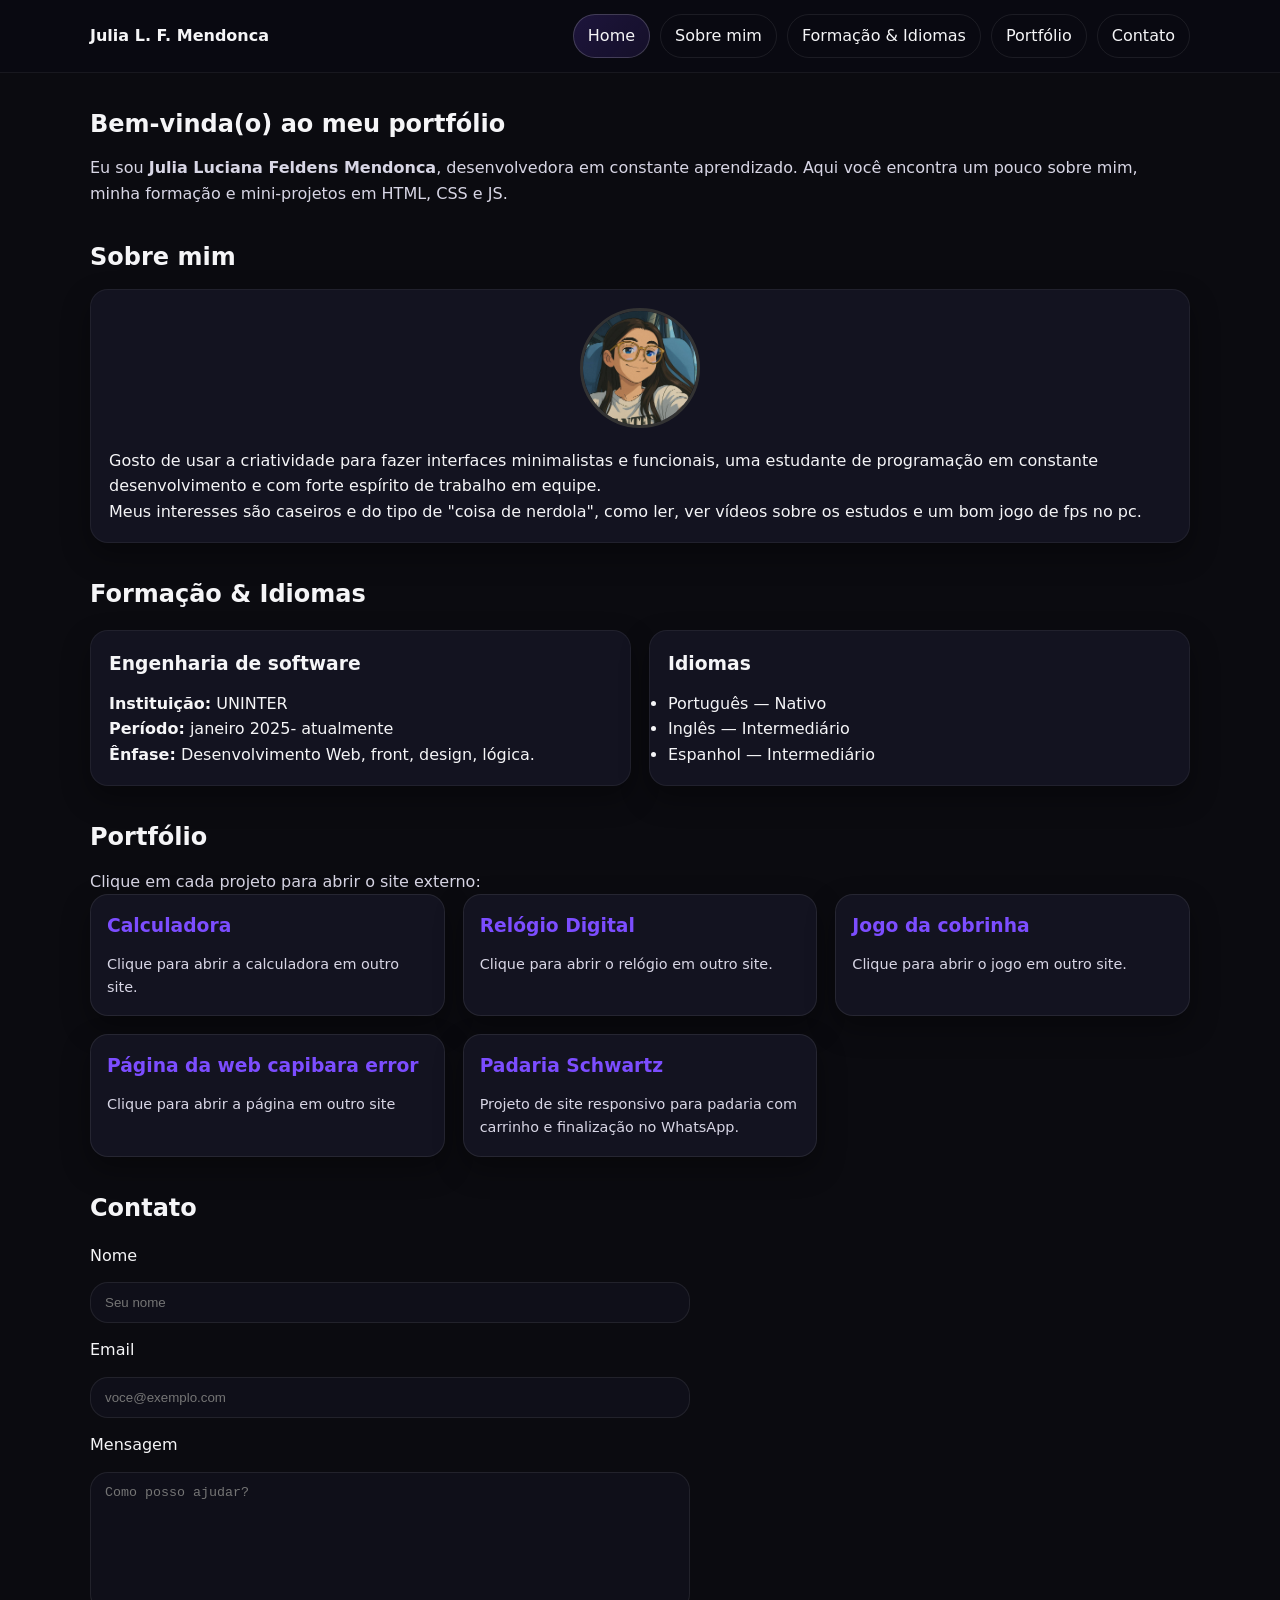
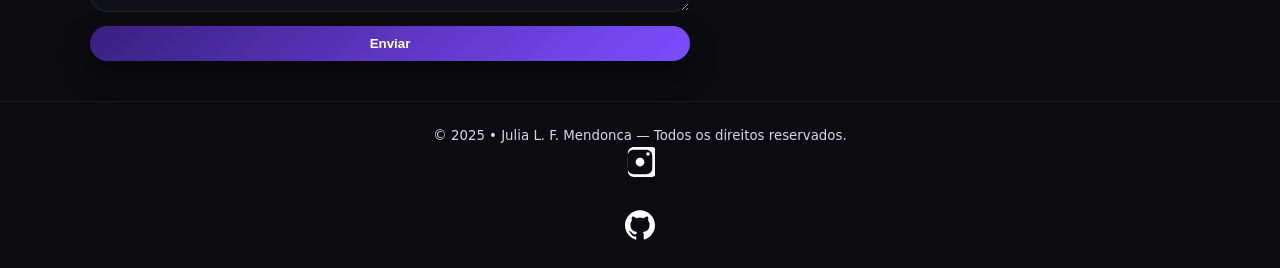
<file: index.html>
<!DOCTYPE html>
<html lang="pt-BR">
<head>
  <meta charset="UTF-8" />
  <meta name="viewport" content="width=device-width, initial-scale=1" />
  <title>Portfólio – Julia Luciana Feldens Mendonca</title>
  <meta name="description" content="Portfólio de Julia Luciana Feldens Mendonca — desenvolvedora em constante aprendizado." />
  <link rel="stylesheet" href="style.css">
</head>
<body>
  <!-- Cabeçalho -->
  <header>
    <div class="container nav">
      <a class="brand" href="#home" aria-label="Ir para início">
        <span class="logo" aria-hidden="true"></span>
        <span class="title">Julia L. F. Mendonca</span>
      </a>
      <nav aria-label="Menu principal">
        <ul>
          <li><a href="#home" aria-current="page">Home</a></li>
          <li><a href="#sobre">Sobre mim</a></li>
          <li><a href="#formacao">Formação & Idiomas</a></li>
          <li><a href="#portfolio">Portfólio</a></li>
          <li><a href="#contato">Contato</a></li>
        </ul>
      </nav>
    </div>
  </header>

  <main class="container">
    <!-- Home -->
    <section id="home" class="section">
      <h1>Bem-vinda(o) ao meu portfólio</h1>
      <p class="lead">
        Eu sou <strong>Julia Luciana Feldens Mendonca</strong>, desenvolvedora em constante aprendizado.
        Aqui você encontra um pouco sobre mim, minha formação e mini-projetos em HTML, CSS e JS.
      </p>
    </section>

    <!-- Sobre -->
    <section id="sobre" class="section">
      <h2>Sobre mim</h2>
      <div class="card">
        <img src="JuIA.jpg" alt="Foto de Julia" class="foto-perfil">
        <p>Gosto de usar a criatividade para fazer interfaces minimalistas e funcionais, uma estudante de programação em constante desenvolvimento e com forte espírito de trabalho em equipe. </p>
        <p> Meus interesses são caseiros e do tipo de "coisa de nerdola", como ler, ver vídeos sobre os estudos e um bom jogo de fps no pc.</p>
      </div>
    </section>

    <!-- Formação & Idiomas -->
    <section id="formacao" class="section">
      <h2>Formação & Idiomas</h2>
      <div class="card-grid">
        <article class="card">
          <h3>Engenharia de software</h3>
          <p><strong>Instituição:</strong> UNINTER </p>
          <p><strong>Período:</strong> janeiro 2025- atualmente </p>
          <p><strong>Ênfase:</strong> Desenvolvimento Web, front, design, lógica.</p>
        </article>
        <article class="card">
          <h3>Idiomas</h3>
          <ul>
            <li>Português — Nativo</li>
            <li>Inglês — Intermediário</li>
            <li>Espanhol — Intermediário</li>
          </ul>
        </article>
      </div>
    </section>

    <!-- Portfólio -->
    <section id="portfolio" class="section">
      <h2>Portfólio</h2>
      <p class="lead">Clique em cada projeto para abrir o site externo:</p>

      <div class="apps-grid">
        <!-- calculadora -->
        <a href="calculadora.html" target="_blank" class="app" aria-labelledby="calc-title">
          <h3 id="calc-title">Calculadora</h3>
          <p class="hint">Clique para abrir a calculadora em outro site.</p>
        </a>

        <!--relogio -->
        <a href="relogio.html" target="_blank" class="app" aria-labelledby="clock-title">
          <h3 id="clock-title"> Relógio Digital</h3>
          <p class="hint">Clique para abrir o relógio em outro site.</p>
        </a>

        <!--jogo cobra -->
        <a href="jogocobrinha.html" target="_blank" class="app" aria-labelledby="snake-title">
        <h3 id="snake-title"> Jogo da cobrinha</h3>
          <p class="hint">Clique para abrir o jogo em outro site.</p>  
</a>
        <!--erro kkkkk-->
        <a href="404error.html" target="_blank" class="app" aria-labelledby="error">
        <h3 id="error"> Página da web capibara error</h3>
        <p class="hint">Clique para abrir a página em outro site</p>

        </a>

        <a href="https://juliamendoncahmkk.github.io/schwartz/" target="_blank" class="app" aria-labelledby="padaria-title">
  <h3 id="padaria-title">Padaria Schwartz</h3>
  <p class="hint">Projeto de site responsivo para padaria com carrinho e finalização no WhatsApp.</p>
</a>
      </div>
    </section>

    <!-- Contato -->
    <section id="contato" class="section">
      <h2>Contato</h2>
      <form action="#" method="post">
        <label for="nome">Nome</label>
        <input id="nome" type="text" placeholder="Seu nome" required>
        <label for="email">Email</label>
        <input id="email" type="email" placeholder="voce@exemplo.com" required>
        <label for="mensagem">Mensagem</label>
        <textarea id="mensagem" placeholder="Como posso ajudar?" required></textarea>
        <button class="btn" type="submit">Enviar</button>
      </form>
    </section>
  </main>

  <footer>
    <div class="container">
      <small>© <span id="ano">2025</span> • Julia L. F. Mendonca — Todos os direitos reservados.</small>
    </div>
    <a href="https://www.instagram.com/juliaahmkk" target="_blank" aria-label="Instagram">
    <!-- icone Instagram -->
    <svg xmlns="http://www.w3.org/2000/svg" width="30" height="30" fill="#ffffff" viewBox="0 0 24 24">
      <path d="M12 2.163c3.204 0 3.584.012 4.849.07 1.366.062 2.633.333 3.608 1.308.975.975 1.246 2.242 1.308 3.608.058 1.265.07 1.645.07 4.849s-.012 3.584-.07 4.849c-.062 1.366-.333 2.633-1.308 3.608-.975.975-2.242 1.246-3.608 1.308-1.265.058-1.645.07-4.849.07s-3.584-.012-4.849-.07c-1.366-.062-2.633-.333-3.608-1.308-.975-.975-1.246-2.242-1.308-3.608C2.175 15.584 2.163 15.204 2.163 12s.012-3.584.07-4.849c.062-1.366.333-2.633 1.308-3.608.975-.975 2.242-1.246 3.608-1.308C8.416 2.175 8.796 2.163 12 2.163zm0-2.163C8.741 0 8.332.012 7.052.07 5.772.127 4.637.443 3.678 1.402 2.718 2.362 2.402 3.497 2.345 4.777 2.287 6.058 2.275 6.467 2.275 12s.012 5.942.07 7.223c.057 1.28.373 2.415 1.332 3.374.959.959 2.094 1.275 3.374 1.332 1.281.058 1.69.07 7.223.07s5.942-.012 7.223-.07c1.28-.057 2.415-.373 3.374-1.332.959-.959 1.275-2.094 1.332-3.374.058-1.281.07-1.69.07-7.223s-.012-5.942-.07-7.223c-.057-1.28-.373-2.415-1.332-3.374-.959-.959-2.094-1.275-3.374-1.332C17.942.012 17.533 0 12 0z"/>
      <circle cx="12" cy="12" r="3.5"/>
      <circle cx="18.406" cy="5.594" r="1.44"/>
    </svg>
  </a>
<br><br>
  <a href="https://github.com/JuliaMendoncahmkk" target="_blank" aria-label="GitHub">
    <!-- icone GitHub -->
    <svg xmlns="http://www.w3.org/2000/svg" width="30" height="30" fill="#ffffff" viewBox="0 0 24 24">
      <path d="M12 .297c-6.63 0-12 5.373-12 12 0 5.303 3.438 9.8 8.205 11.387.6.113.82-.258.82-.577 0-.285-.01-1.04-.015-2.04-3.338.724-4.042-1.61-4.042-1.61-.546-1.387-1.333-1.756-1.333-1.756-1.089-.744.084-.729.084-.729 1.205.084 1.838 1.236 1.838 1.236 1.07 1.835 2.809 1.304 3.495.997.108-.775.418-1.305.762-1.605-2.665-.305-5.467-1.334-5.467-5.93 0-1.31.465-2.382 1.235-3.222-.123-.303-.535-1.523.117-3.176 0 0 1.008-.322 3.3 1.23.957-.266 1.983-.399 3.003-.404 1.02.005 2.047.138 3.006.404 2.289-1.552 3.294-1.23 3.294-1.23.653 1.653.241 2.873.118 3.176.77.84 1.232 1.912 1.232 3.222 0 4.61-2.807 5.625-5.479 5.921.429.369.823 1.096.823 2.21 0 1.595-.014 2.88-.014 3.268 0 .321.218.694.825.576C20.565 22.092 24 17.592 24 12.297c0-6.627-5.373-12-12-12"/>
    </svg>
  </a>
  </footer>

<script>
const form = document.querySelector("form");

form.addEventListener("submit", function(e){
  e.preventDefault();

  const nome = document.getElementById("nome").value;
  const email = document.getElementById("email").value;
  const mensagem = document.getElementById("mensagem").value;

  if(nome === "" || email === "" || mensagem === ""){
    alert("Preencha todos os campos!");
    return;
  }

  alert("Mensagem enviada com sucesso!");

  form.reset();
});
</script>
</body>
</html>
</file>
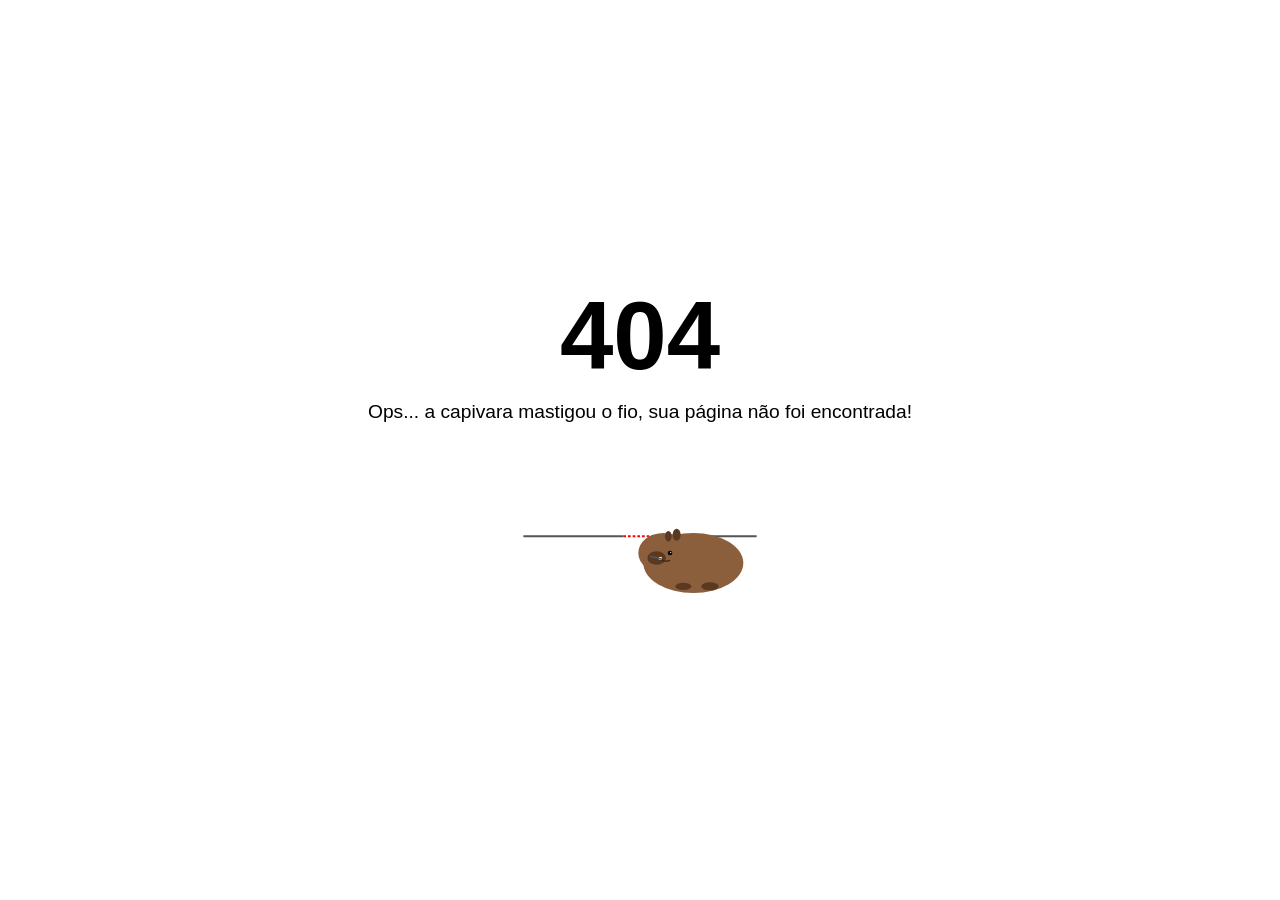
<file: 404error.html>
<!DOCTYPE html>
<html lang="pt-BR">
<head>
  <meta charset="UTF-8" />
  <meta name="viewport" content="width=device-width, initial-scale=1" />
  <title>404 - Página não encontrada</title>
  <style>
    body {
      margin: 0;
      height: 100vh;
      display: flex;
      flex-direction: column;
      justify-content: center;
      align-items: center;
      background: #fff;
      color: #000;
      font-family: Arial, sans-serif;
      text-align: center;
    }

    h1 {
      font-size: 6rem;
      margin: 0;
    }

    p {
      margin: 10px 0 30px;
      font-size: 1.2rem;
    }

    svg {
      width: 300px;
      max-width: 100%;
    }

    .jaw {
      transform-origin: 540px 300px;
      animation: chew .6s infinite ease-in-out;
    }

    @keyframes chew {
      0%,100%{ transform: rotate(0deg); }
      50%{ transform: rotate(4deg); }
    }
  </style>
</head>
<body>
  <h1>404</h1>
  <p>Ops... a capivara mastigou o fio, sua página não foi encontrada!</p>

  <svg viewBox="0 0 900 500" xmlns="http://www.w3.org/2000/svg">
    <!-- fio -->
    <line x1="100" y1="250" x2="400" y2="250" stroke="#555" stroke-width="6" />
    <line x1="500" y1="250" x2="800" y2="250" stroke="#555" stroke-width="6" />
    <line x1="400" y1="250" x2="500" y2="250" stroke="red" stroke-dasharray="8 6" stroke-width="6" />

    <!-- capivara -->
    <g>
      <!--corpo-->
      <ellipse cx="610" cy="330" rx="150" ry="90" fill="#8b5e3c"/>
      <!--cabeça-->
      <ellipse cx="520" cy="300" rx="75" ry="60" fill="#8b5e3c"/>
      <!--focinho-->
      <ellipse cx="500" cy="315" rx="28" ry="20" fill="#5a3922"/>

      <!--orelhas-->
      <ellipse cx="560" cy="245" rx="12" ry="18" fill="#5a3922"/>
      <ellipse cx="535" cy="250" rx="10" ry="16" fill="#5a3922"/>

      <!-- olho -->
      <circle cx="540" cy="300" r="7" fill="#000"/>
      <circle cx="542" cy="298" r="2" fill="#fff"/>

      <!-- boca/dente com mandíbula animada -->
      <g class="jaw">
        <rect x="506" y="312" width="10" height="8" rx="2" fill="#f4f5f6"/>
        <path d="M515 320 Q 520 328 540 322" stroke="#392518" stroke-width="4" fill="none"/>
      </g>

      <!-- patinhas -->
      <ellipse cx="660" cy="400" rx="26" ry="12" fill="#5a3922"/>
      <ellipse cx="580" cy="400" rx="24" ry="11" fill="#5a3922"/>
    </g>

    <!-- fiozinho na boca -->
    <line x1="480" y1="310" x2="515" y2="318" stroke="#555" stroke-width="5" />
  </svg>
</body>
</html>
</file>
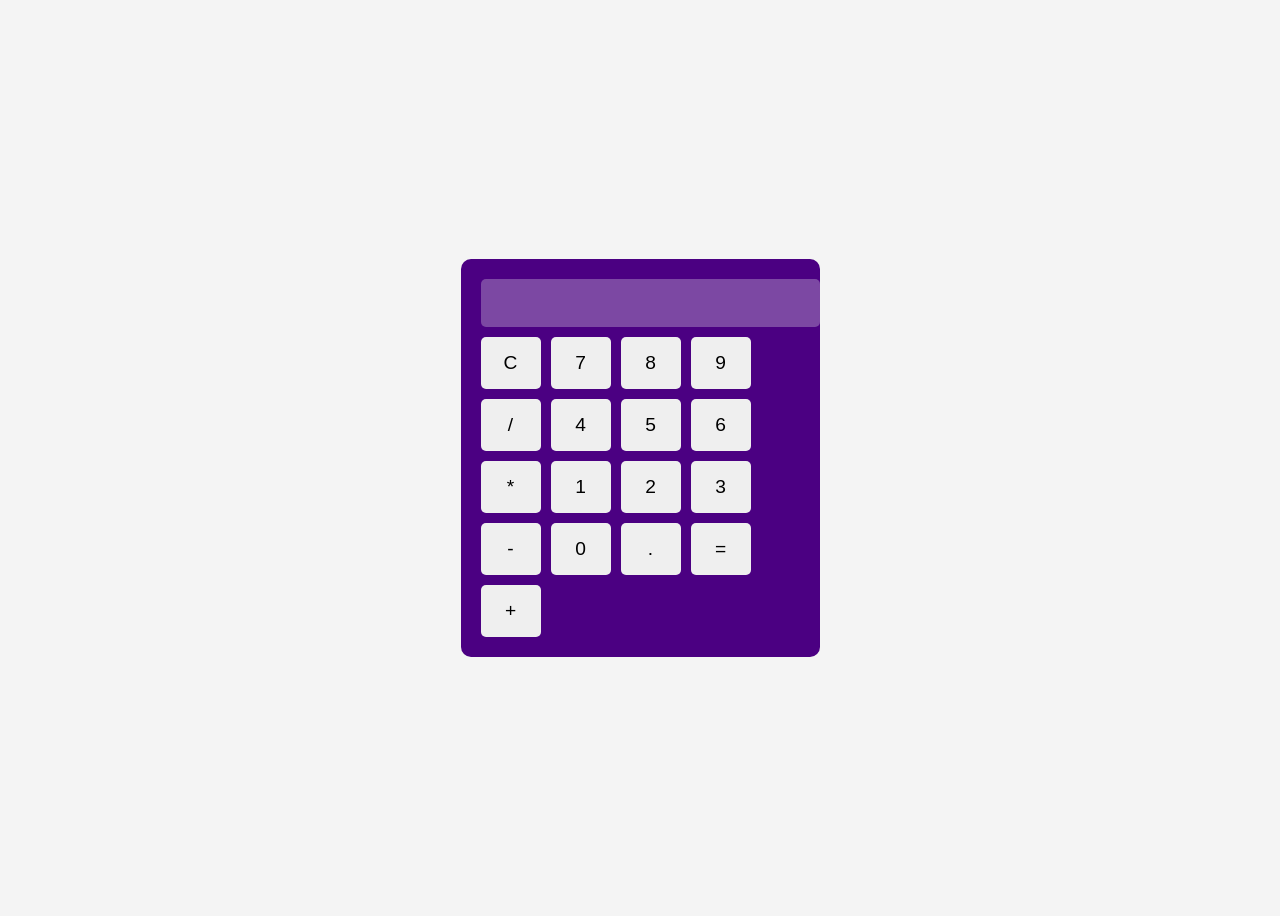
<file: calculadora.html>
<!DOCTYPE html>
<html lang="pt-BR">
<head>
  <meta charset="UTF-8">
  <meta name="viewport" content="width=device-width, initial-scale=1.0">
  <title>Calculadora</title>
  <style>
    /* css*/
    body {
      font-family: Arial, sans-serif;
      display: flex;
      justify-content: center;
      align-items: center;
      height: 100vh;
      background: #f4f4f4;
    }

    .calculator {
      background: #4b0082;
      padding: 20px;
      border-radius: 10px;
      color: white;
    }

    #display {
      width: 100%;
      padding: 10px;
      font-size: 1.5em;
      margin-bottom: 10px;
      text-align: right;
      border: none;
      border-radius: 5px;
    }

    .buttons {
      display: grid;
      grid-template-columns: repeat(4, 60px);
      gap: 10px;
    }

    button {
      padding: 15px;
      font-size: 1.2em;
      border: none;
      border-radius: 5px;
      cursor: pointer;
    }

    button:hover {
      background: #360061;
    }
  </style>
</head>
<body>
  <!-- html-->
  <div class="calculator">
    <input type="text" id="display" disabled>
    <div class="buttons">
      <button onclick="clearDisplay()">C</button>
      <button onclick="appendValue('7')">7</button>
      <button onclick="appendValue('8')">8</button>
      <button onclick="appendValue('9')">9</button>
      <button onclick="appendValue('/')">/</button>

      <button onclick="appendValue('4')">4</button>
      <button onclick="appendValue('5')">5</button>
      <button onclick="appendValue('6')">6</button>
      <button onclick="appendValue('*')">*</button>

      <button onclick="appendValue('1')">1</button>
      <button onclick="appendValue('2')">2</button>
      <button onclick="appendValue('3')">3</button>
      <button onclick="appendValue('-')">-</button>

      <button onclick="appendValue('0')">0</button>
      <button onclick="appendValue('.')">.</button>
      <button onclick="calculate()">=</button>
      <button onclick="appendValue('+')">+</button>
    </div>
  </div>

  <script>
    //js
    const display = document.getElementById('display');

    function appendValue(value) {
      display.value += value;
    }

    function clearDisplay() {
      display.value = '';
    }

    function calculate() {
      try {
        display.value = eval(display.value);
      } catch {
        display.value = 'Erro';
      }
    }
  </script>
</body>
</html>
</file>
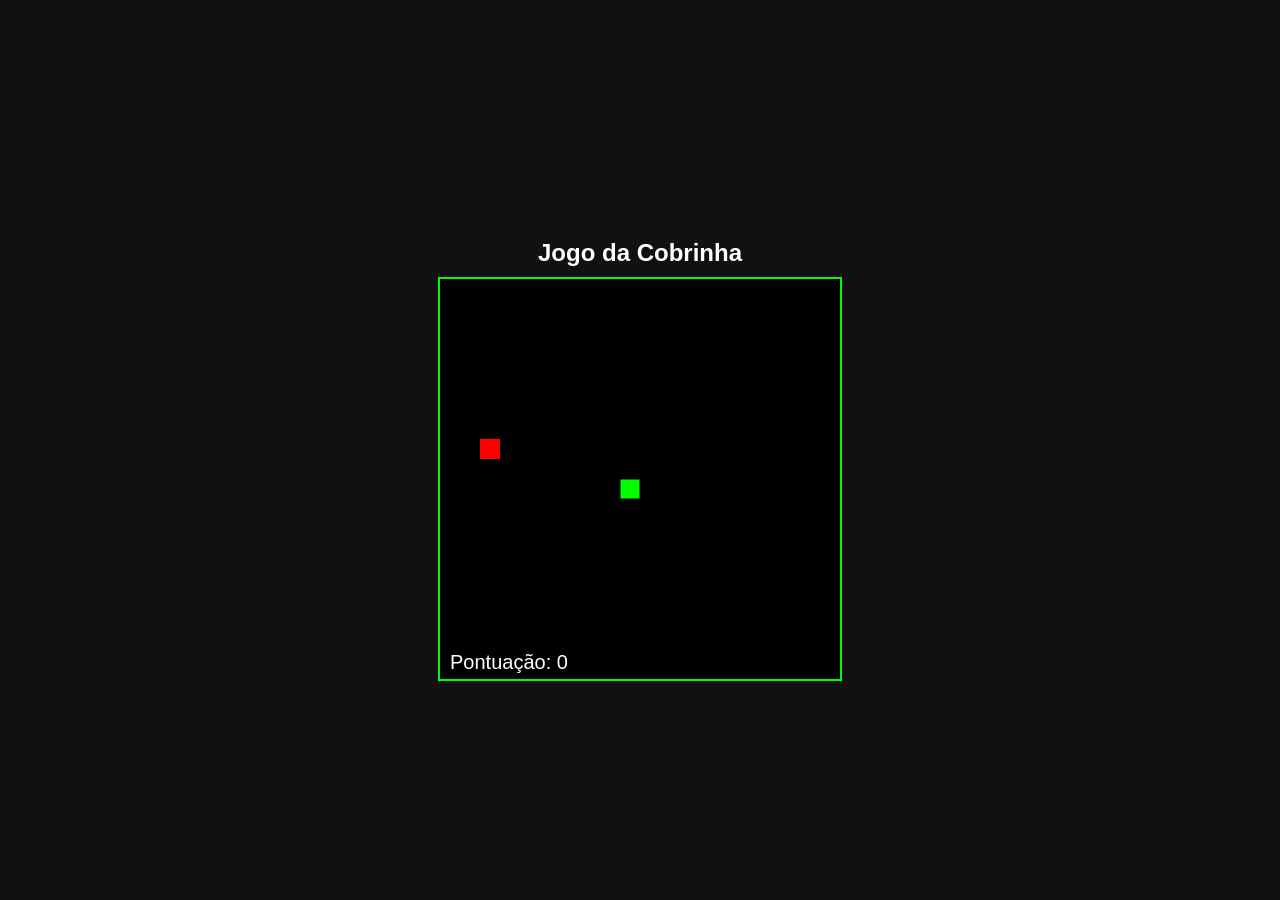
<file: jogocobrinha.html>
<!DOCTYPE html>
<html lang="pt-BR">
<head>
  <meta charset="UTF-8">
  <title>Jogo da Cobrinha</title>
  <style>
    body {
      display: flex;
      justify-content: center;
      align-items: center;
      height: 100vh;
      background: #111;
      margin: 0;
      font-family: Arial, sans-serif;
      color: #fff;
      flex-direction: column;
    }
    canvas {
      background: #000;
      border: 2px solid #0f0;
    }
    h2 { margin-bottom: 10px; }
  </style>
</head>
<body>
  <h2>Jogo da Cobrinha</h2>
  <canvas id="game" width="400" height="400"></canvas>

  <script>
    const canvas = document.getElementById("game");
    const ctx = canvas.getContext("2d");

    const box = 20; // tamanho de cada quadrado
    let snake = [{ x: 9 * box, y: 10 * box }];
    let direction;
    let food = {
      x: Math.floor(Math.random() * 19 + 1) * box,
      y: Math.floor(Math.random() * 19 + 1) * box
    };
    let score = 0;

    document.addEventListener("keydown", directionControl);

    function directionControl(event) {
      if (event.keyCode === 37 && direction !== "RIGHT") direction = "LEFT";
      else if (event.keyCode === 38 && direction !== "DOWN") direction = "UP";
      else if (event.keyCode === 39 && direction !== "LEFT") direction = "RIGHT";
      else if (event.keyCode === 40 && direction !== "UP") direction = "DOWN";
    }

    function draw() {
      ctx.fillStyle = "#000";
      ctx.fillRect(0, 0, 400, 400);

      // Desenhar cobra
      for (let i = 0; i < snake.length; i++) {
        ctx.fillStyle = i === 0 ? "#0f0" : "#fff";
        ctx.fillRect(snake[i].x, snake[i].y, box, box);

        ctx.strokeStyle = "#000";
        ctx.strokeRect(snake[i].x, snake[i].y, box, box);
      }

      //comidinha
      ctx.fillStyle = "red";
      ctx.fillRect(food.x, food.y, box, box);

      //Posição da cobra
      let snakeX = snake[0].x;
      let snakeY = snake[0].y;

      if (direction === "LEFT") snakeX -= box;
      if (direction === "UP") snakeY -= box;
      if (direction === "RIGHT") snakeX += box;
      if (direction === "DOWN") snakeY += box;

      //comer 
      if (snakeX === food.x && snakeY === food.y) {
        score++;
        food = {
          x: Math.floor(Math.random() * 19 + 1) * box,
          y: Math.floor(Math.random() * 19 + 1) * box
        };
      } else {
        snake.pop(); // remove a cauda
      }

      // Nova cabeça
      let newHead = { x: snakeX, y: snakeY };

      // game over bate no corpo ou pared

      if (
        snakeX < 0 ||
        snakeY < 0 ||
        snakeX >= canvas.width ||
        snakeY >= canvas.height ||
        collision(newHead, snake)
      ) {
        clearInterval(game);
        alert("Game Over! Sua pontuação: " + score);
      }

      snake.unshift(newHead);

      // pontuação
      ctx.fillStyle = "white";
      ctx.font = "20px Arial";
      ctx.fillText("Pontuação: " + score, 10, 390);
    }

    function collision(head, array) {
      for (let i = 0; i < array.length; i++) {
        if (head.x === array[i].x && head.y === array[i].y) {
          return true;
        }
      }
      return false;
    }

    let game = setInterval(draw, 100);
  </script>
</body>
</html>
</file>
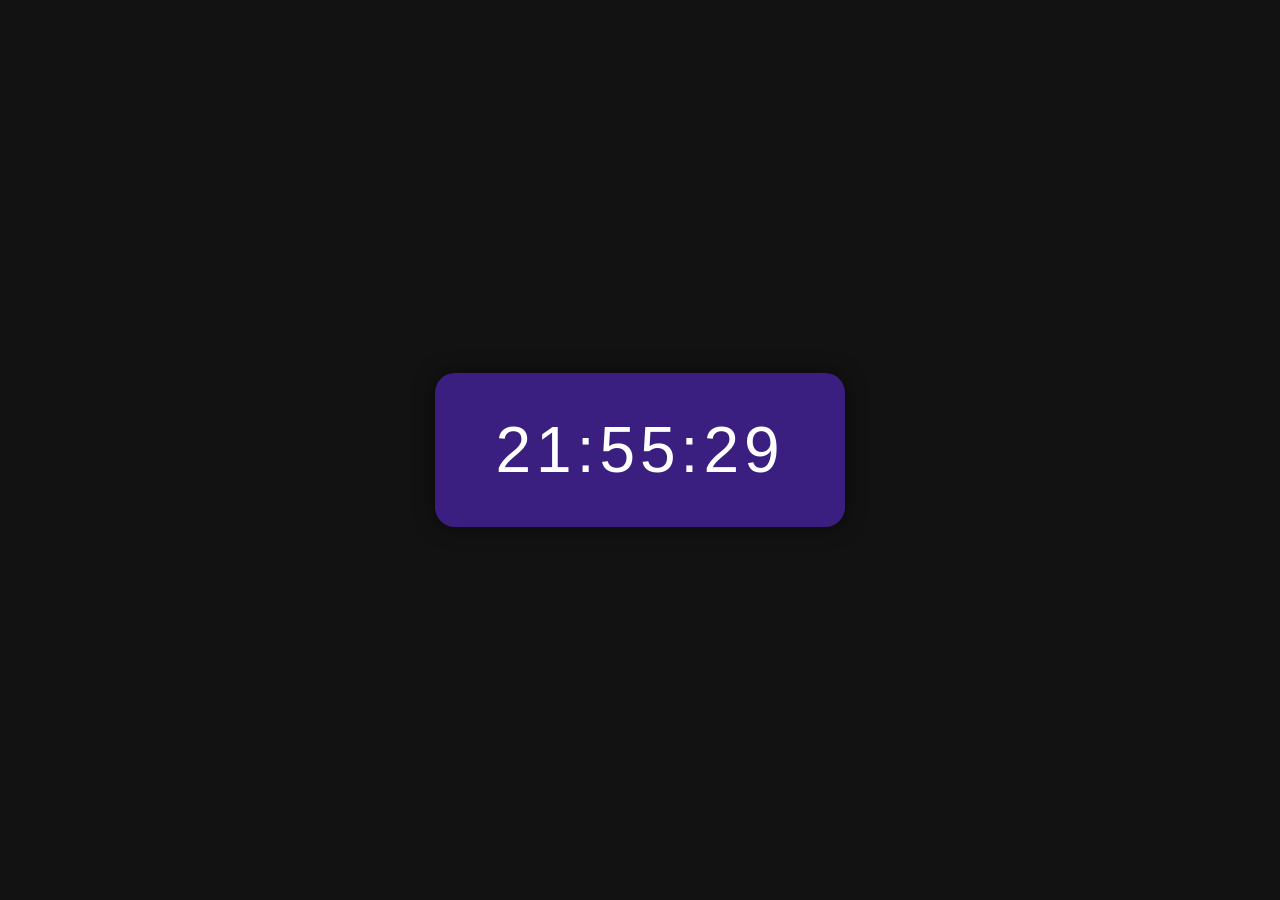
<file: relogio.html>
<!DOCTYPE html>
<html lang="pt-BR">
<head>
<meta charset="UTF-8">
<meta name="viewport" content="width=device-width, initial-scale=1.0">
<title>Relógio Digital - Hora de Brasília</title>
<style>
  body {
    display: flex;
    justify-content: center;
    align-items: center;
    height: 100vh;
    background-color: #121212;
    color: #ffffff;
    font-family: 'Arial', sans-serif;
    margin: 0;
  }
  .clock {
    background-color:   #3a1f80;  
    padding: 40px 60px;
    border-radius: 20px;
    font-size: 4rem;
    letter-spacing: 5px;
    box-shadow: 0 0 20px rgba(0,0,0,0.5);
    text-align: center;
  }
</style>
</head>
<body>
<div class="clock" id="clock">00:00:00</div>

<script>
  function updateClock() {
    const now = new Date();
    const options = { 
      hour: '2-digit', 
      minute: '2-digit', 
      second: '2-digit', 
      hour12: false, 
      timeZone: 'America/Sao_Paulo' 
    };
    document.getElementById('clock').textContent = now.toLocaleTimeString('pt-BR', options);
  }

  // Atualiza imediatamente e depois a cada 1 segundo
  updateClock();
  setInterval(updateClock, 1000);
</script>
</body>
</html>
</file>
<file: style.css>
/* ===================== Variáveis do tema ===================== */
:root {
  --bg: #0b0b10;          
  --surface: #131320;      
  --text: #f5f5f7;          
  --subtle: #d8d6e5;        
  --purple: #7c4dff;        
  --purple-dark: #3a1f80;  
  --radius: 18px;            
  --shadow: 0 12px 28px rgba(0,0,0,.35);
}

/* reset e base tipografica */
* { box-sizing: border-box; margin: 0; padding: 0; }
body {
  font-family: system-ui, -apple-system, Segoe UI, Roboto, Ubuntu, Cantarell, Arial, sans-serif;
  color: var(--text);
  background: var(--bg);
  line-height: 1.6;
}
a { color: var(--purple); text-decoration: none; }
a:hover { text-decoration: underline; }

.container {
  width: min(1100px, 92%);
  margin: 0 auto;
}

/* cabecalho */
header {
  position: sticky;
  top: 0;
  z-index: 50;
  backdrop-filter: blur(10px);
  background: rgba(10,10,18,.85);
  border-bottom: 1px solid rgba(255,255,255,.06);
}
.nav {
  display: flex;
  justify-content: space-between;
  align-items: center;
  gap: 16px;
  padding: 14px 0;
}
.brand {
  font-weight: 800;
  color: var(--text);
}
nav ul {
  list-style: none;
  display: flex;
  gap: 10px;
  margin: 0;
  padding: 0;
}
nav a {
  display: inline-block;
  padding: 8px 14px;
  border-radius: 999px;
  border: 1px solid rgba(255,255,255,.08);
  color: var(--text);
}
nav a:hover,
nav a[aria-current="page"] {
  background: linear-gradient(135deg, rgba(124,77,255,.18), rgba(124,77,255,.1));
  border-color: rgba(255,255,255,.18);
}
/* seções */
.section { margin: 32px 0; }
h1,h2,h3 { margin-bottom: 12px; }
.lead { color: var(--subtle); }

/* cards*/
.card {
  background: var(--surface);
  border: 1px solid rgba(255,255,255,.06);
  border-radius: var(--radius);
  padding: 18px;
  box-shadow: var(--shadow);
}
.card-grid {
  display: grid;
  gap: 18px;
  grid-template-columns: repeat(auto-fit, minmax(260px, 1fr));
  margin-top: 16px;
}

/* projetos de apps */
.apps-grid {
  display: grid;
  gap: 18px;
  grid-template-columns: repeat(auto-fit, minmax(280px, 1fr));
}
.app {
  display: block;
  background: var(--surface);
  padding: 16px;
  border-radius: var(--radius);
  border: 1px solid rgba(255,255,255,.08);
  box-shadow: var(--shadow);
  transition: transform 0.2s, box-shadow 0.2s;
}
.app:hover {
  transform: translateY(-5px);
  box-shadow: 0 16px 32px rgba(0,0,0,.45);
}
.hint { font-size: .9rem; color: var(--subtle); }

/* formulario */
form { display: grid; gap: 14px; max-width: 600px; margin-top: 16px; }
input, textarea {
  width: 100%;
  padding: 12px 14px;
  border-radius: var(--radius);
  border: 1px solid rgba(255,255,255,.08);
  background: #0f0f19;
  color: var(--text);
}
input:focus, textarea:focus { outline: 2px solid rgba(124,77,255,.6); }
textarea { min-height: 140px; resize: vertical; }
button.btn {
  display: inline-block;
  font-weight: 700;
  color: #fff;
  background: linear-gradient(135deg, var(--purple-dark), var(--purple));
  padding: 10px 16px;
  border-radius: 999px;
  border: none;
  cursor: pointer;
  box-shadow: var(--shadow);
  transition: filter 0.2s;
}
button.btn:hover { filter: brightness(1.05); }

/*footer */
footer {
  border-top: 1px solid rgba(255,255,255,.06);
  color: var(--subtle);
  text-align: center;
  padding: 20px 0;
  margin-top: 40px;
}

/* responsivo */
@media (max-width:520px){
  .nav { flex-direction: column; align-items: stretch; }
  nav ul { justify-content: space-between; flex-wrap: wrap; }
}

.foto-perfil {
  width: 120px;        
  height: 120px;
  border-radius: 50%;  
  object-fit: cover;   
  display: block;
  margin: 0 auto 20px; 
  border: 3px solid #333; 
}

/* Responsividade */
@media (max-width: 768px) {
  .foto-perfil {
    width: 90px;   /* diminui em tablets/celulares */
    height: 90px;
  }
}

@media (max-width: 480px) {
  .foto-perfil {
    width: 70px;   /* ainda menor em telas bem pequenas */
    height: 70px;
  }
}
</file>
